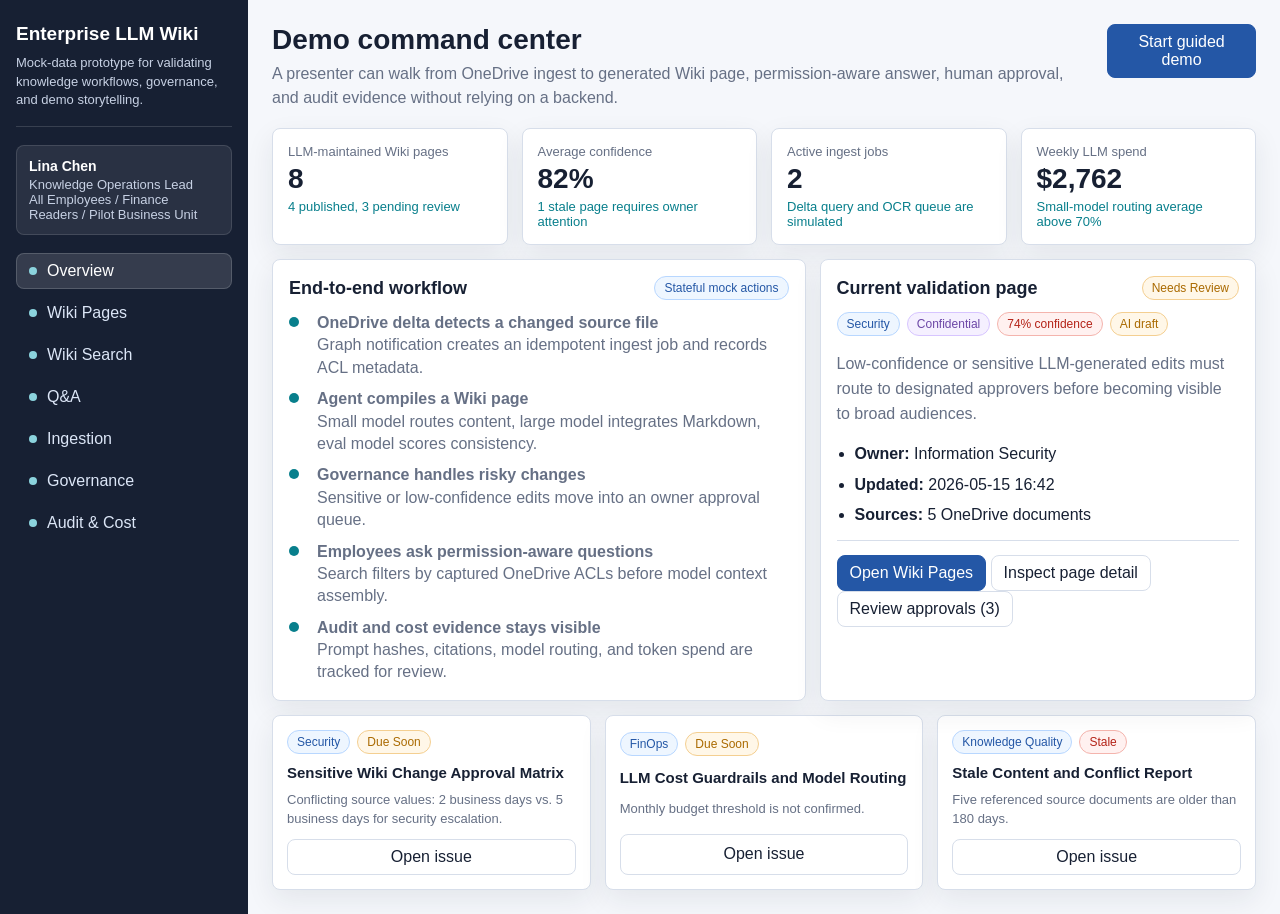
<file: src/prototype/index.html>
<!doctype html>
<html lang="zh-CN">
  <head>
    <meta charset="utf-8">
    <meta name="viewport" content="width=device-width, initial-scale=1">
    <title>Enterprise LLM Wiki Prototype</title>
    <link rel="stylesheet" href="styles.css">
  </head>
  <body>
    <div id="app"></div>
    <script src="mock-data.js"></script>
    <script src="app.js"></script>
  </body>
</html>
</file>
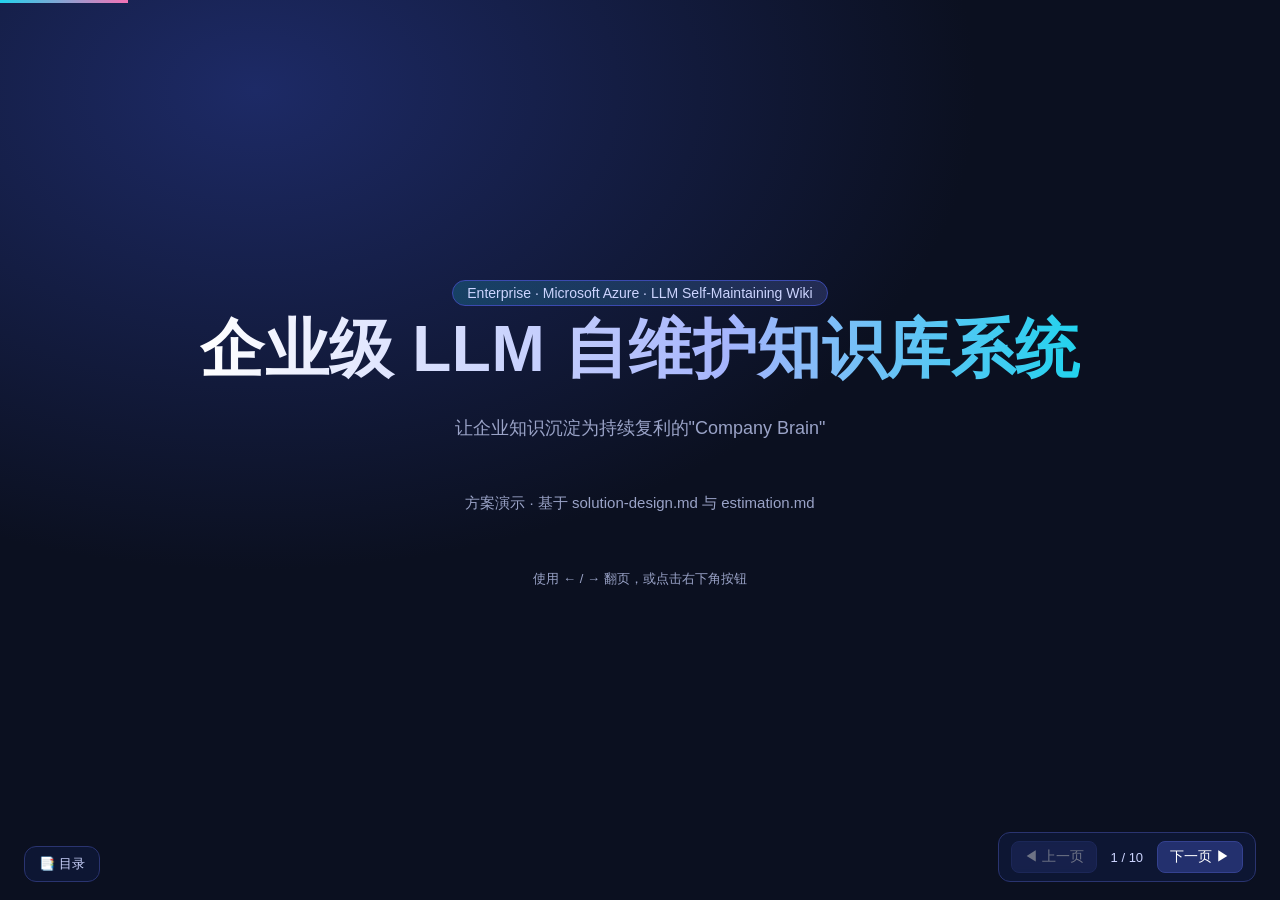
<file: ppt/01-cover.html>
<!doctype html>
<html lang="zh-CN">
<head>
<meta charset="utf-8" />
<meta name="viewport" content="width=device-width,initial-scale=1" />
<title>1 · 封面 — 企业级 LLM 自维护知识库系统</title>
<link rel="stylesheet" href="assets/styles.css" />
</head>
<body>
<section class="slide">
  <div class="title-hero">
    <div class="badge">Enterprise · Microsoft Azure · LLM Self-Maintaining Wiki</div>
    <h1>企业级 LLM 自维护知识库系统</h1>
    <p class="sub" style="font-size:18px;margin-top:14px">让企业知识沉淀为持续复利的"Company Brain"</p>
    <p class="sub" style="margin-top:30px">方案演示 · 基于 solution-design.md 与 estimation.md</p>
    <p class="small" style="margin-top:40px">使用 ← / → 翻页，或点击右下角按钮</p>
  </div>
</section>
<script src="assets/deck.js"></script>
</body>
</html>
</file>
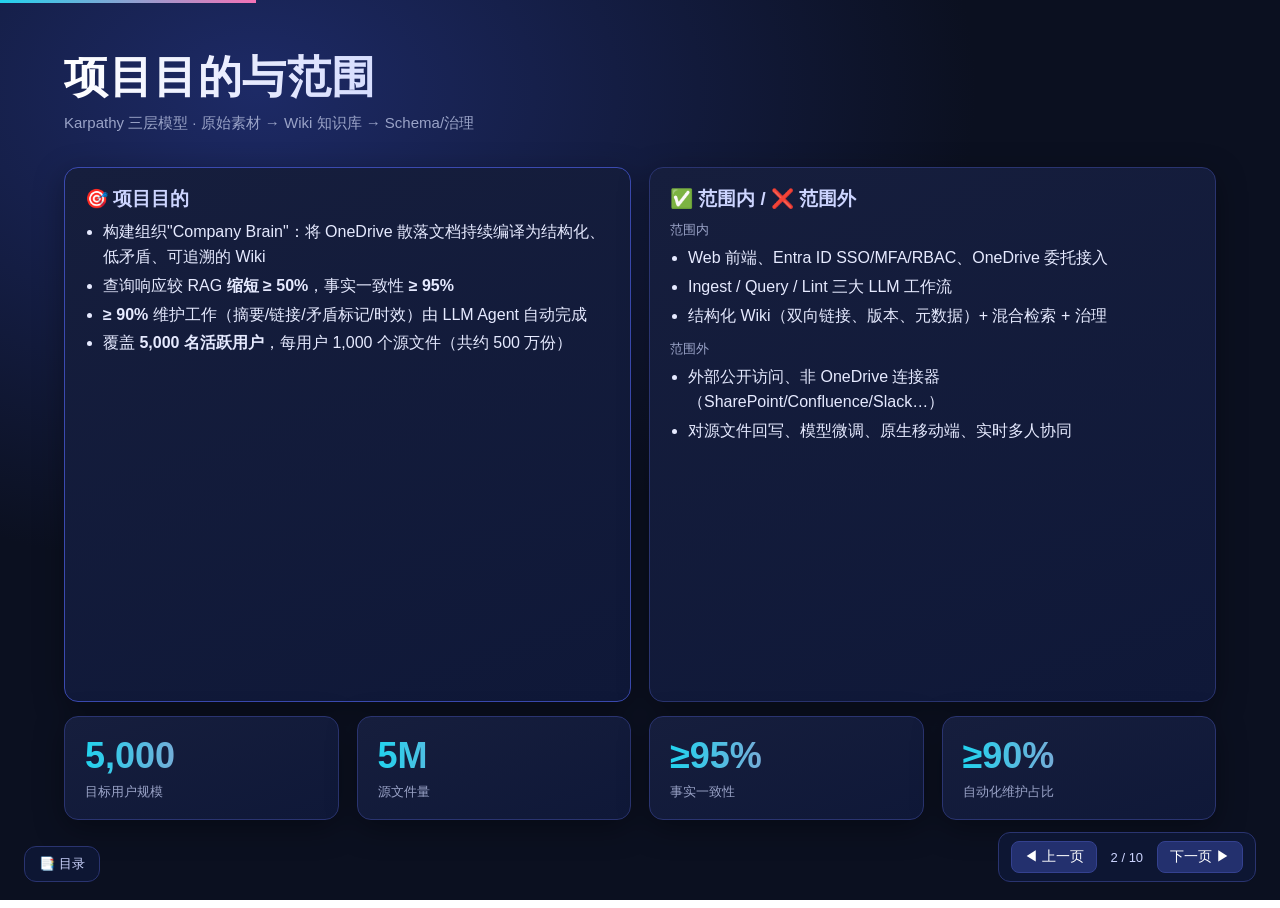
<file: ppt/02-purpose-scope.html>
<!doctype html>
<html lang="zh-CN">
<head>
<meta charset="utf-8" />
<meta name="viewport" content="width=device-width,initial-scale=1" />
<title>2 · 项目目的与范围</title>
<link rel="stylesheet" href="assets/styles.css" />
</head>
<body>
<section class="slide">
  <h1>项目目的与范围</h1>
  <p class="sub">Karpathy 三层模型 · 原始素材 → Wiki 知识库 → Schema/治理</p>
  <div class="grid g2" style="margin-top:18px;flex:1">
    <div class="card accent">
      <h3>🎯 项目目的</h3>
      <ul>
        <li>构建组织"Company Brain"：将 OneDrive 散落文档持续编译为结构化、低矛盾、可追溯的 Wiki</li>
        <li>查询响应较 RAG <b>缩短 ≥ 50%</b>，事实一致性 <b>≥ 95%</b></li>
        <li><b>≥ 90%</b> 维护工作（摘要/链接/矛盾标记/时效）由 LLM Agent 自动完成</li>
        <li>覆盖 <b>5,000 名活跃用户</b>，每用户 1,000 个源文件（共约 500 万份）</li>
      </ul>
    </div>
    <div class="card">
      <h3>✅ 范围内 / ❌ 范围外</h3>
      <p class="small" style="margin:6px 0">范围内</p>
      <ul>
        <li>Web 前端、Entra ID SSO/MFA/RBAC、OneDrive 委托接入</li>
        <li>Ingest / Query / Lint 三大 LLM 工作流</li>
        <li>结构化 Wiki（双向链接、版本、元数据）+ 混合检索 + 治理</li>
      </ul>
      <p class="small" style="margin:10px 0 0">范围外</p>
      <ul>
        <li>外部公开访问、非 OneDrive 连接器（SharePoint/Confluence/Slack…）</li>
        <li>对源文件回写、模型微调、原生移动端、实时多人协同</li>
      </ul>
    </div>
  </div>
  <div class="grid g4" style="margin-top:14px">
    <div class="card kpi"><span class="v">5,000</span><span class="l">目标用户规模</span></div>
    <div class="card kpi"><span class="v">5M</span><span class="l">源文件量</span></div>
    <div class="card kpi"><span class="v">≥95%</span><span class="l">事实一致性</span></div>
    <div class="card kpi"><span class="v">≥90%</span><span class="l">自动化维护占比</span></div>
  </div>
</section>
<script src="assets/deck.js"></script>
</body>
</html>
</file>
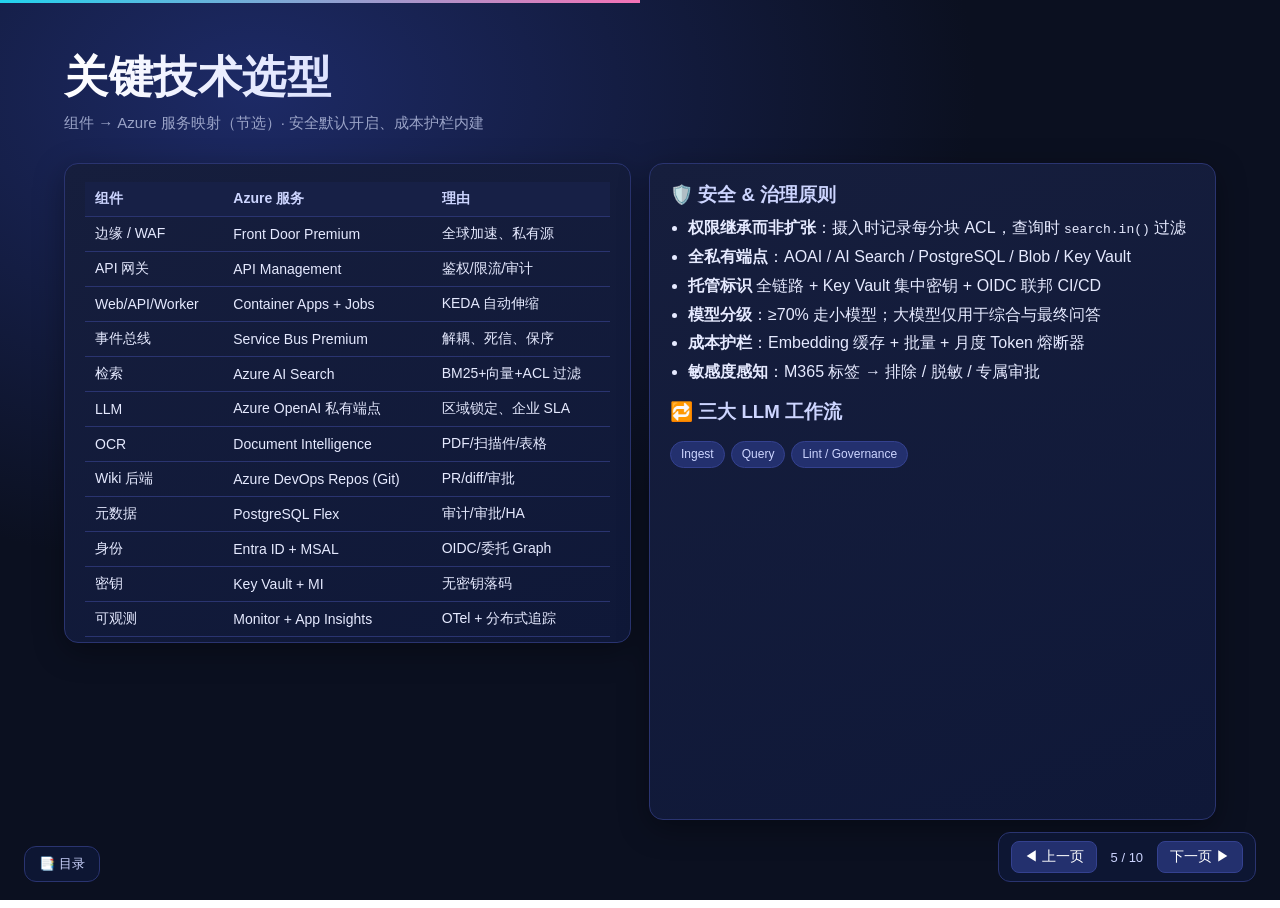
<file: ppt/05-tech-stack.html>
<!doctype html>
<html lang="zh-CN">
<head>
<meta charset="utf-8" />
<meta name="viewport" content="width=device-width,initial-scale=1" />
<title>5 · 关键技术选型</title>
<link rel="stylesheet" href="assets/styles.css" />
</head>
<body>
<section class="slide">
  <h1>关键技术选型</h1>
  <p class="sub">组件 → Azure 服务映射（节选）· 安全默认开启、成本护栏内建</p>
  <div class="grid g2" style="margin-top:14px;flex:1">
    <div class="card scroll">
      <table>
        <thead><tr><th>组件</th><th>Azure 服务</th><th>理由</th></tr></thead>
        <tbody>
          <tr><td>边缘 / WAF</td><td>Front Door Premium</td><td>全球加速、私有源</td></tr>
          <tr><td>API 网关</td><td>API Management</td><td>鉴权/限流/审计</td></tr>
          <tr><td>Web/API/Worker</td><td>Container Apps + Jobs</td><td>KEDA 自动伸缩</td></tr>
          <tr><td>事件总线</td><td>Service Bus Premium</td><td>解耦、死信、保序</td></tr>
          <tr><td>检索</td><td>Azure AI Search</td><td>BM25+向量+ACL 过滤</td></tr>
          <tr><td>LLM</td><td>Azure OpenAI 私有端点</td><td>区域锁定、企业 SLA</td></tr>
          <tr><td>OCR</td><td>Document Intelligence</td><td>PDF/扫描件/表格</td></tr>
          <tr><td>Wiki 后端</td><td>Azure DevOps Repos (Git)</td><td>PR/diff/审批</td></tr>
          <tr><td>元数据</td><td>PostgreSQL Flex</td><td>审计/审批/HA</td></tr>
          <tr><td>身份</td><td>Entra ID + MSAL</td><td>OIDC/委托 Graph</td></tr>
          <tr><td>密钥</td><td>Key Vault + MI</td><td>无密钥落码</td></tr>
          <tr><td>可观测</td><td>Monitor + App Insights</td><td>OTel + 分布式追踪</td></tr>
        </tbody>
      </table>
    </div>
    <div class="card">
      <h3>🛡️ 安全 & 治理原则</h3>
      <ul>
        <li><b>权限继承而非扩张</b>：摄入时记录每分块 ACL，查询时 <code>search.in()</code> 过滤</li>
        <li><b>全私有端点</b>：AOAI / AI Search / PostgreSQL / Blob / Key Vault</li>
        <li><b>托管标识</b> 全链路 + Key Vault 集中密钥 + OIDC 联邦 CI/CD</li>
        <li><b>模型分级</b>：≥70% 走小模型；大模型仅用于综合与最终问答</li>
        <li><b>成本护栏</b>：Embedding 缓存 + 批量 + 月度 Token 熔断器</li>
        <li><b>敏感度感知</b>：M365 标签 → 排除 / 脱敏 / 专属审批</li>
      </ul>
      <h3 style="margin-top:14px">🔁 三大 LLM 工作流</h3>
      <p><span class="pill">Ingest</span><span class="pill">Query</span><span class="pill">Lint / Governance</span></p>
    </div>
  </div>
</section>
<script src="assets/deck.js"></script>
</body>
</html>
</file>
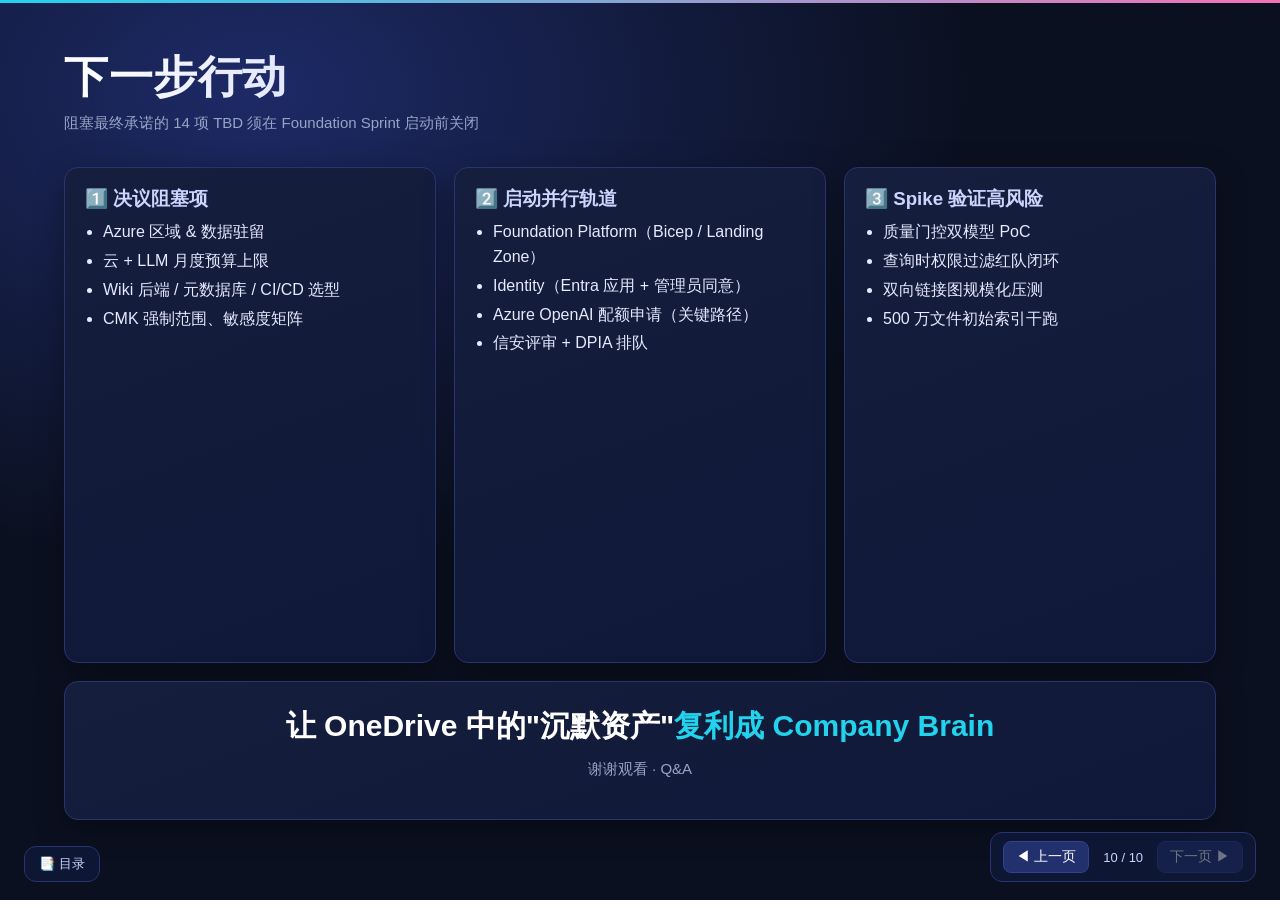
<file: ppt/10-next-steps.html>
<!doctype html>
<html lang="zh-CN">
<head>
<meta charset="utf-8" />
<meta name="viewport" content="width=device-width,initial-scale=1" />
<title>10 · 下一步行动</title>
<link rel="stylesheet" href="assets/styles.css" />
</head>
<body>
<section class="slide">
  <h1>下一步行动</h1>
  <p class="sub">阻塞最终承诺的 14 项 TBD 须在 Foundation Sprint 启动前关闭</p>
  <div class="grid g3" style="margin-top:18px;flex:1">
    <div class="card">
      <h3>1️⃣ 决议阻塞项</h3>
      <ul>
        <li>Azure 区域 & 数据驻留</li>
        <li>云 + LLM 月度预算上限</li>
        <li>Wiki 后端 / 元数据库 / CI/CD 选型</li>
        <li>CMK 强制范围、敏感度矩阵</li>
      </ul>
    </div>
    <div class="card">
      <h3>2️⃣ 启动并行轨道</h3>
      <ul>
        <li>Foundation Platform（Bicep / Landing Zone）</li>
        <li>Identity（Entra 应用 + 管理员同意）</li>
        <li>Azure OpenAI 配额申请（关键路径）</li>
        <li>信安评审 + DPIA 排队</li>
      </ul>
    </div>
    <div class="card">
      <h3>3️⃣ Spike 验证高风险</h3>
      <ul>
        <li>质量门控双模型 PoC</li>
        <li>查询时权限过滤红队闭环</li>
        <li>双向链接图规模化压测</li>
        <li>500 万文件初始索引干跑</li>
      </ul>
    </div>
  </div>
  <div class="card" style="margin-top:18px;text-align:center;padding:24px">
    <h2 style="margin:0">让 OneDrive 中的"沉默资产"<span style="color:var(--accent2)">复利成 Company Brain</span></h2>
    <p class="sub" style="margin-top:10px">谢谢观看 · Q&A</p>
  </div>
</section>
<script src="assets/deck.js"></script>
</body>
</html>
</file>
<file: src/prototype/styles.css>
:root {
  --bg: #f5f7fb;
  --surface: #ffffff;
  --surface-2: #eef3f8;
  --ink: #172033;
  --muted: #667085;
  --line: #d7deea;
  --brand: #2457a6;
  --brand-2: #087f8c;
  --good: #138a55;
  --warn: #aa6a00;
  --bad: #b42318;
  --purple: #6c47a6;
  --shadow: 0 10px 28px rgba(23, 32, 51, .08);
}

* { box-sizing: border-box; }

body {
  margin: 0;
  background: var(--bg);
  color: var(--ink);
  font-family: "Segoe UI", "Microsoft YaHei", Arial, sans-serif;
}

button, input, select, textarea {
  font: inherit;
}

button {
  border: 1px solid var(--line);
  background: var(--surface);
  color: var(--ink);
  border-radius: 8px;
  padding: 8px 12px;
  cursor: pointer;
}

button:hover { border-color: var(--brand); }
button.primary { background: var(--brand); border-color: var(--brand); color: white; }
button.danger { background: #fff5f5; border-color: #f4b4ad; color: var(--bad); }
button.subtle { background: var(--surface-2); }
button:disabled { opacity: .55; cursor: not-allowed; }

.app-shell {
  min-height: 100vh;
  display: grid;
  grid-template-columns: 248px 1fr;
}

.sidebar {
  background: #172033;
  color: white;
  padding: 22px 16px;
  display: flex;
  flex-direction: column;
  gap: 18px;
}

.brand-block { border-bottom: 1px solid rgba(255,255,255,.14); padding-bottom: 16px; }
.brand-block h1 { font-size: 19px; line-height: 1.25; margin: 0 0 8px; letter-spacing: 0; }
.brand-block p { margin: 0; color: #c7d1e4; font-size: 13px; line-height: 1.45; }

.user-block {
  background: rgba(255,255,255,.08);
  border: 1px solid rgba(255,255,255,.12);
  border-radius: 8px;
  padding: 12px;
  font-size: 13px;
}

.user-block strong { display: block; font-size: 14px; margin-bottom: 3px; }
.user-block span { color: #c7d1e4; }

.nav { display: grid; gap: 6px; }
.nav button {
  width: 100%;
  text-align: left;
  background: transparent;
  color: #dce6f7;
  border-color: transparent;
  display: flex;
  gap: 10px;
  align-items: center;
}
.nav button.active { background: rgba(255,255,255,.13); color: white; border-color: rgba(255,255,255,.16); }
.nav .mark { width: 8px; height: 8px; border-radius: 50%; background: #8bd3dd; flex: 0 0 auto; }

.main { padding: 24px; min-width: 0; }
.page-head { display: flex; justify-content: space-between; gap: 18px; align-items: flex-start; margin-bottom: 18px; }
.page-head h2 { font-size: 28px; margin: 0 0 6px; letter-spacing: 0; }
.page-head p { margin: 0; color: var(--muted); max-width: 860px; line-height: 1.5; }

.toolbar { display: flex; gap: 10px; align-items: center; flex-wrap: wrap; }
.grid { display: grid; gap: 14px; }
.grid.two { grid-template-columns: minmax(0, 1.1fr) minmax(330px, .9fr); }
.grid.three { grid-template-columns: repeat(3, minmax(0, 1fr)); }
.grid.four { grid-template-columns: repeat(4, minmax(0, 1fr)); }

.panel, .metric, .record-card, .detail-panel {
  background: var(--surface);
  border: 1px solid var(--line);
  border-radius: 8px;
  box-shadow: var(--shadow);
}

.panel { padding: 16px; }
.metric { padding: 15px; min-height: 112px; }
.metric .value { font-size: 28px; font-weight: 700; margin: 4px 0; }
.metric .label { color: var(--muted); font-size: 13px; }
.metric .trend { color: var(--brand-2); font-size: 13px; }

.panel h3, .detail-panel h3 { margin: 0 0 12px; font-size: 18px; }
.section-title { display: flex; align-items: center; justify-content: space-between; gap: 12px; margin-bottom: 12px; }
.section-title h3 { margin: 0; }

.filters { display: grid; grid-template-columns: minmax(220px, 2fr) repeat(3, minmax(130px, 1fr)) auto; gap: 10px; margin-bottom: 14px; }
input, select, textarea {
  width: 100%;
  border: 1px solid var(--line);
  border-radius: 8px;
  padding: 9px 10px;
  background: white;
  color: var(--ink);
}
textarea { min-height: 96px; resize: vertical; }

table { width: 100%; border-collapse: collapse; font-size: 14px; }
th, td { border-bottom: 1px solid var(--line); padding: 10px 8px; text-align: left; vertical-align: top; }
th { color: var(--muted); font-size: 12px; text-transform: uppercase; letter-spacing: 0; }
tr.clickable { cursor: pointer; }
tr.clickable:hover td { background: #f7fafc; }
tr.selected td { background: #eef6ff; }

.detail-panel { padding: 16px; position: sticky; top: 18px; }
.detail-panel p { color: var(--muted); line-height: 1.55; }
.detail-list { margin: 12px 0; padding-left: 18px; color: var(--ink); }
.detail-list li { margin: 7px 0; line-height: 1.45; }

.badge-row { display: flex; flex-wrap: wrap; gap: 7px; align-items: center; }
.badge { display: inline-flex; align-items: center; gap: 6px; border-radius: 999px; padding: 4px 9px; font-size: 12px; border: 1px solid var(--line); background: var(--surface-2); color: var(--ink); white-space: nowrap; }
.badge.good { color: var(--good); background: #eefaf4; border-color: #b7e4cc; }
.badge.warn { color: var(--warn); background: #fff7e8; border-color: #f4cf91; }
.badge.bad { color: var(--bad); background: #fff1f0; border-color: #f4b4ad; }
.badge.blue { color: var(--brand); background: #eef6ff; border-color: #b8d7ff; }
.badge.purple { color: var(--purple); background: #f5f0ff; border-color: #d7c5ff; }

.record-card { padding: 14px; display: grid; gap: 10px; }
.record-card h4 { margin: 0; font-size: 15px; }
.record-card p { margin: 0; color: var(--muted); line-height: 1.45; font-size: 13px; }

.split-line { height: 1px; background: var(--line); margin: 14px 0; }
.muted { color: var(--muted); }
.small { font-size: 13px; }
.strong { font-weight: 700; }

.timeline { display: grid; gap: 9px; }
.timeline-item { display: grid; grid-template-columns: 20px 1fr; gap: 8px; align-items: start; }
.timeline-dot { width: 10px; height: 10px; border-radius: 50%; background: var(--brand-2); margin-top: 5px; }
.timeline-item p { margin: 0; color: var(--muted); line-height: 1.4; }

.answer-box { background: #f7fafc; border: 1px solid var(--line); border-radius: 8px; padding: 14px; line-height: 1.55; }
.warning-box { background: #fff7e8; border: 1px solid #f4cf91; border-radius: 8px; padding: 12px; color: #694100; }
.error-box { background: #fff1f0; border: 1px solid #f4b4ad; border-radius: 8px; padding: 12px; color: var(--bad); }
.empty-box { text-align: center; padding: 34px 16px; color: var(--muted); border: 1px dashed var(--line); border-radius: 8px; background: #fbfcfe; }

.source-map { display: grid; grid-template-columns: minmax(0, .9fr) minmax(0, 1.1fr); gap: 12px; }
.source-map h4 { margin: 0 0 8px; font-size: 14px; }
.source-list { display: grid; gap: 8px; margin-bottom: 12px; }
.source-chip { border: 1px solid var(--line); border-radius: 8px; padding: 10px; background: #fbfcfe; }
.source-chip strong { display: block; font-size: 13px; margin-bottom: 3px; }
.source-chip span { color: var(--muted); font-size: 12px; }
.wiki-preview { border: 1px solid var(--line); border-radius: 8px; padding: 12px; background: #f7fafc; }
.wiki-preview pre { white-space: pre-wrap; overflow-wrap: anywhere; margin: 0 0 10px; padding: 10px; border-radius: 8px; background: white; border: 1px solid var(--line); color: var(--muted); font-size: 12px; line-height: 1.45; }
.wiki-preview article { border-top: 1px solid var(--line); padding-top: 10px; margin-top: 10px; }
.wiki-preview article p { margin: 6px 0 0; }
.wiki-page-panel { max-height: calc(100vh - 48px); overflow: auto; }

.toast {
  position: fixed;
  right: 22px;
  bottom: 22px;
  background: #172033;
  color: white;
  border-radius: 8px;
  padding: 12px 14px;
  box-shadow: var(--shadow);
  z-index: 5;
}

.confirm-bar { display: flex; justify-content: space-between; gap: 12px; align-items: center; background: #eef6ff; border: 1px solid #b8d7ff; border-radius: 8px; padding: 12px; margin-bottom: 12px; }
.confirm-bar p { margin: 0; color: var(--ink); }

.bars { display: grid; grid-template-columns: repeat(7, 1fr); gap: 10px; align-items: end; height: 190px; padding-top: 10px; }
.bar-wrap { display: grid; gap: 6px; align-content: end; height: 100%; text-align: center; color: var(--muted); font-size: 12px; }
.bar { background: var(--brand-2); border-radius: 6px 6px 0 0; min-height: 18px; }
.bar.warn { background: var(--warn); }

@media (max-width: 1080px) {
  .app-shell { grid-template-columns: 1fr; }
  .sidebar { position: static; }
  .nav { grid-template-columns: repeat(3, minmax(0, 1fr)); }
  .grid.two, .grid.three, .grid.four, .filters, .source-map { grid-template-columns: 1fr; }
  .detail-panel { position: static; }
  .wiki-page-panel { max-height: none; overflow: visible; }
}

@media (max-width: 640px) {
  .main { padding: 16px; }
  .page-head { display: grid; }
  .toolbar { width: 100%; }
  .toolbar button { flex: 1; }
  .nav { grid-template-columns: 1fr; }
  table { font-size: 13px; }
  th:nth-child(3), td:nth-child(3), th:nth-child(4), td:nth-child(4) { display: none; }
}
</file>
<file: ppt/assets/styles.css>
:root{
  --bg0:#0b1020;--bg1:#121a36;--bg2:#1b2553;
  --accent:#7c8cff;--accent2:#22d3ee;--accent3:#f472b6;--accent4:#fbbf24;--accent5:#34d399;
  --text:#e6eaff;--muted:#9aa3c7;--card:#161e3d;--border:#2a3470;
}
*{box-sizing:border-box}
html,body{margin:0;padding:0;min-height:100%;background:radial-gradient(1200px 800px at 20% 10%,#1d2a66 0%,var(--bg0) 60%) fixed;color:var(--text);font-family:"Segoe UI","PingFang SC","Microsoft YaHei",Arial,sans-serif;}
.slide{position:relative;min-height:100vh;padding:48px 64px 80px;display:flex;flex-direction:column;animation:fade .35s ease both}
@keyframes fade{from{opacity:0;transform:translateY(8px)}to{opacity:1;transform:none}}
h1{font-size:44px;margin:0 0 8px;letter-spacing:.5px;background:linear-gradient(90deg,#fff,#a5b4fc 60%,#22d3ee);-webkit-background-clip:text;background-clip:text;color:transparent}
h2{font-size:30px;margin:0 0 18px;color:#fff}
h3{margin:0 0 8px;color:#cdd5ff;font-weight:600}
p,li{line-height:1.55;color:var(--text)}
.sub{color:var(--muted);font-size:15px;margin-top:-4px}
.grid{display:grid;gap:18px}
.g2{grid-template-columns:1fr 1fr}
.g3{grid-template-columns:repeat(3,1fr)}
.g4{grid-template-columns:repeat(4,1fr)}
.card{background:linear-gradient(160deg,var(--card),#0f1838);border:1px solid var(--border);border-radius:14px;padding:18px 20px;box-shadow:0 8px 30px rgba(0,0,0,.35)}
.card.accent{border-color:#3b4ab0}
.kpi{display:flex;flex-direction:column;gap:6px}
.kpi .v{font-size:36px;font-weight:700;background:linear-gradient(90deg,var(--accent2),var(--accent3));-webkit-background-clip:text;background-clip:text;color:transparent}
.kpi .l{color:var(--muted);font-size:13px}
.pill{display:inline-block;padding:3px 10px;border-radius:999px;background:#23306e;color:#cdd5ff;font-size:12px;margin-right:6px;border:1px solid #34418f}
ul{margin:6px 0 0 18px;padding:0}
ul li{margin:4px 0}
table{width:100%;border-collapse:collapse;font-size:14px}
th,td{border-bottom:1px solid #2a3470;padding:8px 10px;text-align:left}
th{color:#cdd5ff;font-weight:600;background:#172046}
tr:hover td{background:#172046}
.chart-box{position:relative;height:320px}
.chart-tall{position:relative;height:380px}
.mermaid{background:#0e1530;border-radius:12px;padding:14px;border:1px solid var(--border)}
.legend{display:flex;gap:12px;flex-wrap:wrap;margin-top:8px;color:var(--muted);font-size:13px}
.dot{display:inline-block;width:10px;height:10px;border-radius:50%;margin-right:6px;vertical-align:middle}
.title-hero{display:flex;flex-direction:column;justify-content:center;align-items:center;text-align:center;flex:1;min-height:70vh}
.title-hero h1{font-size:64px}
.badge{display:inline-block;padding:4px 14px;border-radius:999px;background:linear-gradient(90deg,#22d3ee33,#7c8cff33);border:1px solid #3b4ab0;color:#cdd5ff;font-size:14px;margin-top:14px}
.timeline{display:flex;gap:12px;margin-top:12px;flex-wrap:wrap}
.tl{flex:1;min-width:180px;background:#0f1838;border:1px solid var(--border);border-radius:12px;padding:14px}
.tl .t{font-size:13px;color:var(--muted)}
.tl .h{font-size:18px;font-weight:600;color:#fff;margin:4px 0}
.tl .d{font-size:13px;color:#cdd5ff}
.tag-h{background:#5e1a2e;color:#fecaca;border:1px solid #b91c1c}
.tag-m{background:#5b3a13;color:#fde68a;border:1px solid #b45309}
.tag-l{background:#143c2a;color:#bbf7d0;border:1px solid #15803d}
.scroll{overflow:auto;max-height:480px}
.small{font-size:13px;color:var(--muted)}

/* Top progress bar */
.progress{position:fixed;top:0;left:0;height:3px;background:linear-gradient(90deg,var(--accent2),var(--accent3));z-index:10;transition:width .3s}

/* Nav bar */
.navbar{position:fixed;bottom:18px;right:24px;display:flex;gap:8px;z-index:20;background:rgba(15,24,56,.85);backdrop-filter:blur(8px);padding:8px 12px;border:1px solid var(--border);border-radius:12px}
.navbar a,.navbar button{background:#23306e;color:#fff;border:1px solid #34418f;border-radius:8px;padding:6px 12px;cursor:pointer;text-decoration:none;font-size:14px;display:inline-flex;align-items:center}
.navbar a:hover,.navbar button:hover{background:#2e3d8f}
.navbar a.disabled{opacity:.4;pointer-events:none}
.navbar .counter{color:#cdd5ff;align-self:center;margin:0 6px;font-size:13px}

/* Slide list dropdown */
.toc{position:fixed;bottom:18px;left:24px;z-index:20}
.toc summary{list-style:none;cursor:pointer;background:rgba(15,24,56,.85);backdrop-filter:blur(8px);padding:8px 14px;border:1px solid var(--border);border-radius:12px;color:#cdd5ff;font-size:13px}
.toc summary::-webkit-details-marker{display:none}
.toc[open] summary{border-bottom-left-radius:0;border-bottom-right-radius:0}
.toc ol{margin:0;padding:8px 8px 8px 28px;background:rgba(15,24,56,.95);border:1px solid var(--border);border-top:0;border-radius:0 12px 12px 12px;max-height:60vh;overflow:auto}
.toc li{margin:4px 0;font-size:13px}
.toc a{color:#cdd5ff;text-decoration:none}
.toc a:hover{color:#fff}
.toc a.current{color:var(--accent2);font-weight:600}
</file>
